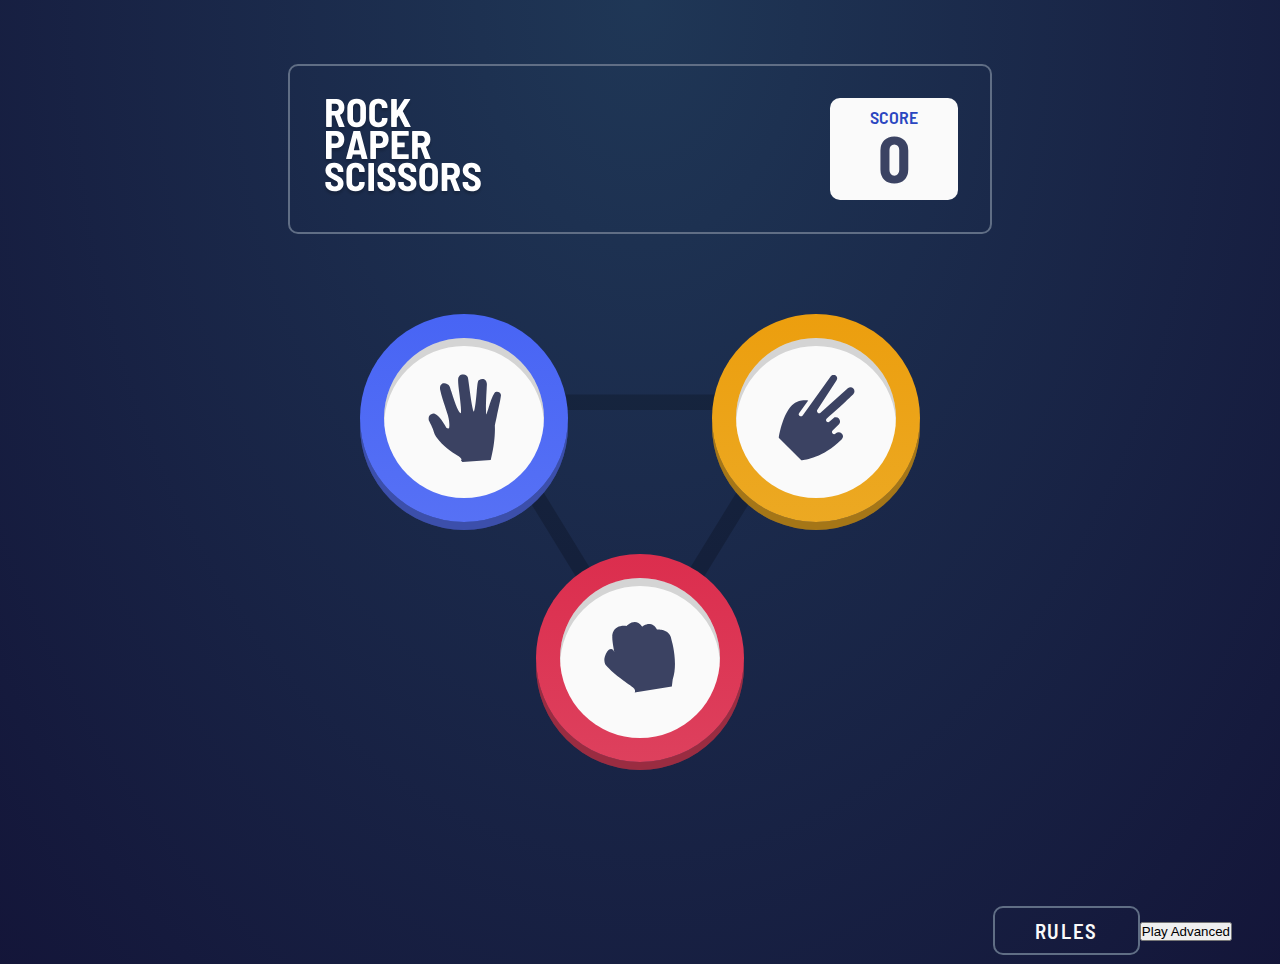
<file: index.html>
<!DOCTYPE html>
<html lang="en">
<head>
    <meta charset="UTF-8">
    <meta name="viewport" content="width=device-width, initial-scale=1.0">
    <link rel="preconnect" href="https://fonts.googleapis.com">
    <link rel="preconnect" href="https://fonts.gstatic.com" crossorigin>
    <link href="https://fonts.googleapis.com/css2?family=Barlow+Semi+Condensed:wght@400;600;700&display=swap" rel="stylesheet">
    <link rel="stylesheet" href="styles.css">
    <script src="game.js" defer></script>
    <title>Rock Paper Scissors</title>
</head>
<body>
    <div class="container">
        <!-- Player Score Section -->
        <main class="scores-header">
            <div class="scores-logo">
                <img src="assets/logo.svg" class="logo" alt="rock paper scissors logo" />
            </div>
            <div class="scores">
                <h6 class="score-heading">SCORE</h6>
                <span id="score-count">0</span>
            </div>
        </main>
    
        <!-- Game Section -->
        <section class="game">
            <button class="choice-btn" data-choice="paper">
                <div class="paper choice">
                    <img src="assets/icon-paper.svg" alt="paper icon" />
                </div>
            </button>
            <button class="choice-btn" data-choice="scissors">
                <div class="scissors choice">
                    <img src="assets/icon-scissors.svg" alt="scissors icon" />
                </div>
            </button>
            <button class="choice-btn" data-choice="rock">
                <div class="rock choice">
                    <img src="assets/icon-rock.svg" alt="rock icon" />
                </div>
            </button>
        </section>
    </div>

    <!-- Game Results Section -->
    <section class="results hidden">
        <h2 class="player-choice">You Picked</h2>
        <h2 class="house-choice">The House Picked</h2>

        <!-- Player's Choice — Any of the buttons above will display here e.g Rock, Paper or Scissors -->
        <div class="result player-choice-result"></div>

        <!-- Winner/Loser/Draw Message & Play Again Button -->
        <div class="winner-or-loser hidden">
            <h3 class="win-lose-text"></h3>
            <button class="new-game-btn">Play Again</button>
        </div>

        <!-- House's/AI/Computer's Choice — Any of the buttons above will display here e.g Rock, Paper or Scissors -->
        <div class="result house-choice-result"></div>
    </section>

    <!-- Rules Button -->
    <section class="rules">
        <button class="rules-btn" tabindex="1">Rules</button>

        <a href="/Rock Paper Scissors Game/Advanced Game/lizard-spock.html" class="lizard-spock">
            <button class="advanced-game-btn" tabindex="2">
                Play Advanced
            </button>
        </a>
    </section>

    <!-- Rules Modal -->
    <div class="modal-container">
        <div class="modal">
            <header class="modal-header">
                <h2 class="modal-heading">
                    Rules
                </h2>
                <button class="close-modal-btn">
                    <img src="assets/icon-close.svg" alt="close modal button" />
                </button>
            </header>

            <div class="modal-content">
                <img src="assets/image-rules.svg" 
                    alt="Rules Image" 
                    class="rules-img" 
                />
            </div>
        </div>
    </div>
    
</body>
</html>
</file>
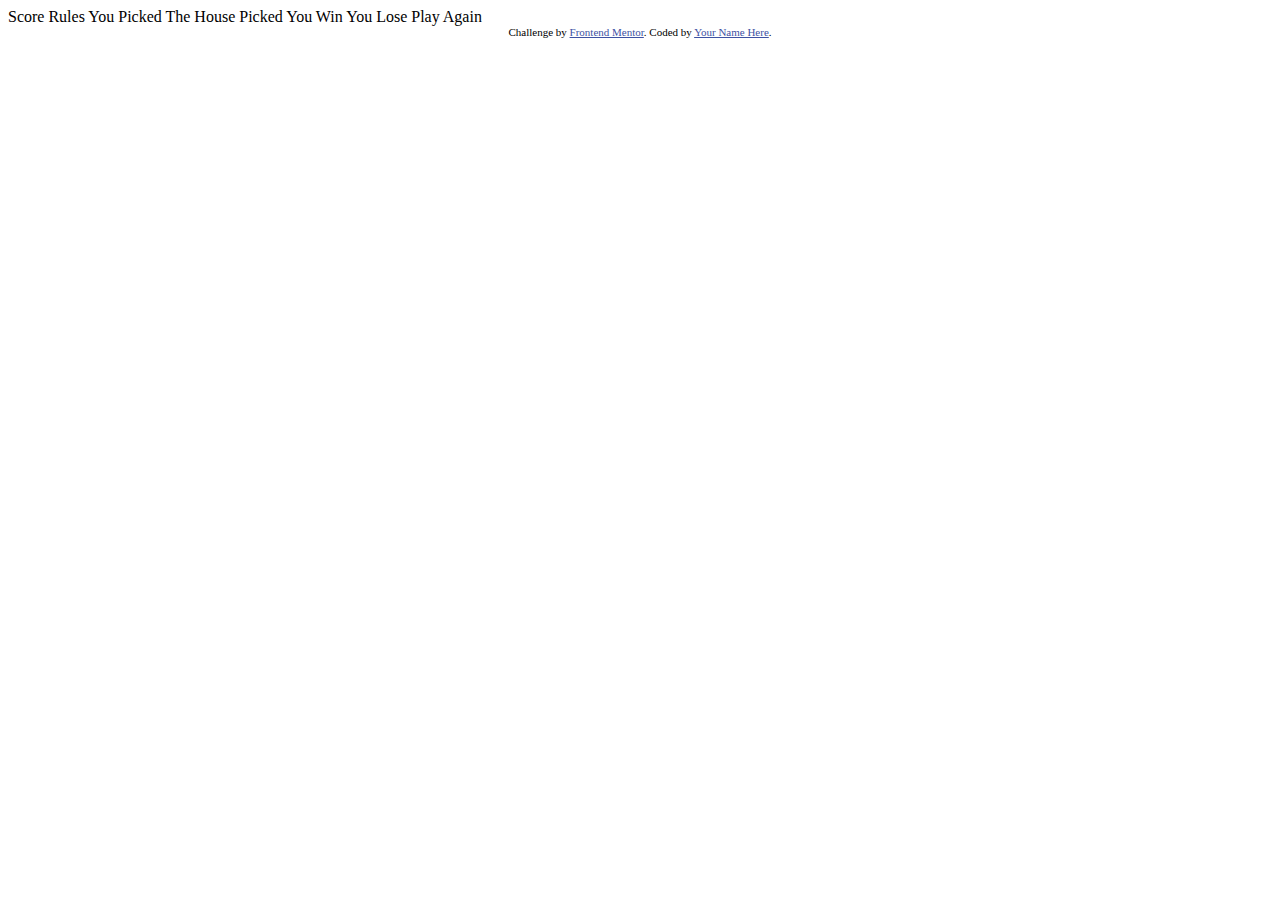
<file: rock-paper-scissors-master/index.html>
<!DOCTYPE html>
<html lang="en">
<head>
  <meta charset="UTF-8">
  <meta name="viewport" content="width=device-width, initial-scale=1.0"> <!-- displays site properly based on user's device -->

  <link rel="icon" type="image/png" sizes="32x32" href="./images/favicon-32x32.png">
  
  <title>Frontend Mentor | Rock, Paper, Scissors</title>

  Score
  Rules

  You Picked
  The House Picked

  You Win
  You Lose

  Play Again

  <!-- Feel free to remove these styles or customise in your own stylesheet 👍 -->
  <style>
    .attribution { font-size: 11px; text-align: center; }
    .attribution a { color: hsl(228, 45%, 44%); }
  </style>
</head>
<body>


  
  <div class="attribution">
    Challenge by <a href="https://www.frontendmentor.io?ref=challenge" target="_blank">Frontend Mentor</a>. 
    Coded by <a href="#">Your Name Here</a>.
  </div>
</body>
</html>
</file>
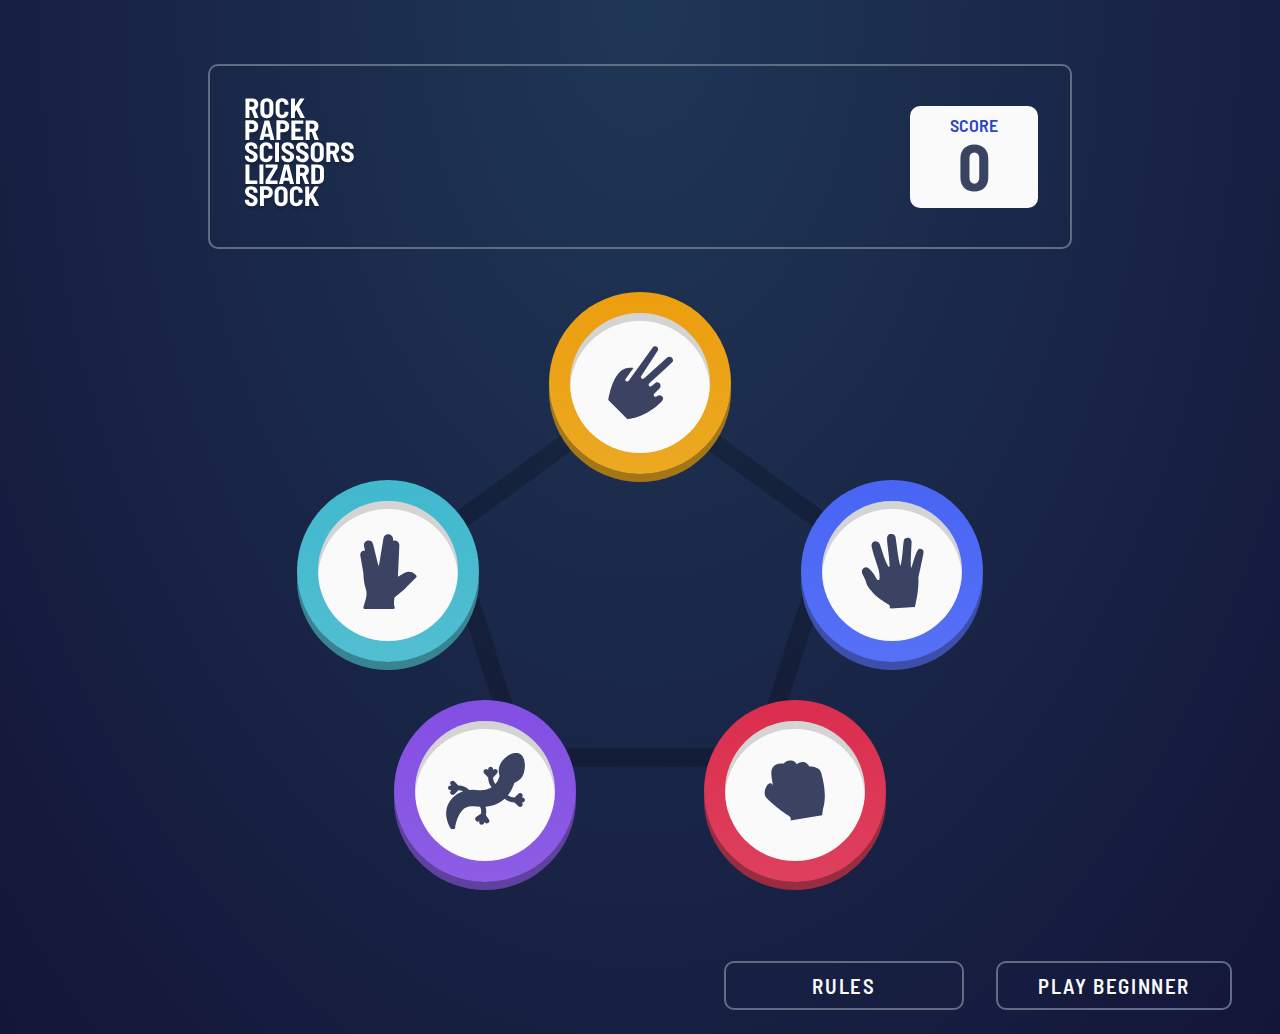
<file: Rock Paper Scissors Lizard Spock Game/lizard-spock.html>
<!DOCTYPE html>
<html lang="en">
<head>
    <meta charset="UTF-8">
    <meta name="viewport" content="width=device-width, initial-scale=1.0">
    <link rel="preconnect" href="https://fonts.googleapis.com">
    <link rel="preconnect" href="https://fonts.gstatic.com" crossorigin>
    <link href="https://fonts.googleapis.com/css2?family=Barlow+Semi+Condensed:wght@400;600;700&display=swap" rel="stylesheet">
    <link rel="stylesheet" href="lizard-spock.css">
    <script src="lizard-spock.js" defer></script>
    <title>Rock Paper Scissors Lizard Spock</title>
</head>
<body>
    <div class="container">
        <!-- Player Score Section -->
        <main class="scores-header">
            <div class="scores-logo">
                <img src="../assets/logo-bonus.svg" class="logo" alt="rock paper scissors lizard spock logo" />
            </div>
            <div class="scores">
                <h6 class="score-heading">SCORE</h6>
                <span id="score-count">0</span>
            </div>
        </main>
    
        <!-- Game Section -->
        <section class="game">

            <button class="choice-btn" data-choice="scissors">
                <div class="scissors choice">
                    <img src="../assets/icon-scissors.svg" alt="scissors icon" />
                </div>
            </button>

            <button class="choice-btn" data-choice="spock">
                <div class="spock choice">
                    <img src="../assets/icon-spock.svg" alt="spock icon" />
                </div>
            </button>

            <button class="choice-btn" data-choice="paper">
                <div class="paper choice">
                    <img src="../assets/icon-paper.svg" alt="paper icon" />
                </div>
            </button>

            <button class="choice-btn" data-choice="lizard">
                <div class="lizard choice">
                    <img src="../assets/icon-lizard.svg" alt="lizard icon" />
                </div>
            </button>
            
            <button class="choice-btn" data-choice="rock">
                <div class="rock choice">
                    <img src="../assets/icon-rock.svg" alt="rock icon" />
                </div>
            </button>
            
        </section>

    </div>

    <!-- Game Results Section -->
    <section class="results hidden">
        <h2 class="player-choice">You Picked</h2>
        <h2 class="house-choice">The House Picked</h2>

        <!-- Player's Choice — Any of the buttons above will display here e.g Rock, Paper or Scissors -->
        <div class="result player-choice-result"></div>

        <!-- Winner/Loser/Draw Message & Play Again Button -->
        <div class="winner-or-loser hidden">
            <h3 class="win-lose-text"></h3>
            <button class="new-game-btn">Play Again</button>
        </div>

        <!-- House's/AI/Computer's Choice — Any of the buttons above will display here e.g Rock, Paper or Scissors -->
        <div class="result house-choice-result"></div>
    </section>

    <!-- Rules Button -->
    <section class="rules">
        <button class="rules-btn" tabindex="1">Rules</button>

        <a href="../index.html" class="beginner">
            <button class="beginner-game-btn" tabindex="2">
                Play Beginner
            </button>
        </a>
    </section>

    <!-- Rules Modal -->
    <div class="modal-container">
        <div class="modal">
            <header class="modal-header">
                <h2 class="modal-heading">
                    Rules
                </h2>
                <button class="close-modal-btn">
                    <img src="../assets/icon-close.svg" alt="close modal button" />
                </button>
            </header>

            <div class="modal-content">
                <img src="../assets/image-rules-bonus.svg" 
                    alt="Rules Image" 
                    class="rules-img" 
                />
            </div>
        </div>
    </div>
    
</body>
</html>
</file>
<file: styles.css>
@import url('https://fonts.googleapis.com/css2?family=Barlow+Semi+Condensed:wght@400;600;700&display=swap');

:root {
    --scissors-gradient-one: hsl(39, 89%, 49%);
    --scissors-gradient-two: hsl(40, 84%, 53%);
    --paper-gradient-one: hsl(230, 89%, 62%);
    --paper-gradient-two: hsl(230, 89%, 65%);
    --rock-gradient-one: hsl(349, 71%, 52%);
    --rock-gradient-two: hsl(349, 70%, 56%);
    --lizard-gradient-one: hsl(261, 73%, 60%);
    --lizard-gradient-two: hsl(261, 72%, 63%);
    --spock-gradient-one: hsl(189, 59%, 53%);
    --spock-gradient-two: hsl(189, 58%, 57%);
    --light-text: #ffffff;
    --dark-text: hsl(229, 25%, 31%);
    --score-text: hsl(229, 64%, 46%);
    --score-background: hsl(0, 0%, 98%);
    --header-outline: hsl(217, 16%, 45%);
    --bg-gradient-one: hsl(214, 47%, 23%);
    --bg-gradient-two: hsl(237, 49%, 15%);
    --shadow-inner: #00000026;
    --shadow-outer: #0000004d;
}

* {
    margin: 0;
    padding: 0;
    box-sizing: border-box;
}

body {
    font-family: 'Barlow Semi Condensed', sans-serif;
    background: radial-gradient(at top, var(--bg-gradient-one), var(--bg-gradient-two)) no-repeat;
    min-height: 100vh;
    text-transform: uppercase;
    color: var(--light-text);
}

.container {
    margin: 0 auto;
    position: relative;
    width: 55%;
    /* max-width: 700px; */ /** commented out to allow for responsive design */
}


/** Score Section */
.scores-header {
    border: 2px solid var(--header-outline);
    border-radius: 10px;
    padding: 32px;
    text-align: center;
    display: flex;
    justify-content: space-between;
    align-items: center;
    margin: 64px 0 32px;
}

.logo {
    height: 100%;
}

.scores {
    background-color: var(--score-background);
    border-radius: 10px;
    padding: 10px 40px;
    max-width: 50%;
    height: 100%;
    display: flex;
    flex-direction: column;
    align-items: center;
    justify-content: center;
    line-height: 1;
}

.score-heading {
    text-align: center;
    color: var(--score-text);
    font-size: 18px;
    font-weight:  600;
}

#score-count {
    text-align: center;
    color: var(--dark-text);
    font-size: 64px;
    font-weight: 700;
}


/** Game Section */
.game {
    position: relative;
    display: grid;
    grid-template-columns: repeat(2, 1fr);
    grid-template-areas: 
        "paper scissors"
        "rock rock"
    ;
    place-items: center;
    height: 480px;
    margin-top: 64px; /* OR padding-top: 64px; */ 
}

.game::before {
    content: '';
    position: absolute;
    width: 100%;
    height: 100%;
    /* background: url('./assets/bg-triangle.svg') no-repeat center center/auto; */
    background: url('./assets/bg-triangle.svg') no-repeat center center/50% 60%; /** OR  50% 50% */
    z-index: -1;
}

.choice-btn {
    cursor: pointer;
    border: none;
    outline: none;
    background: none;
}

.choice {
    position: relative;
    width: 160px;
    height: 160px;
    background-color: var(--score-background);
    border-radius: 50%;
    display: grid;
    place-items: center;
    box-shadow: inset 0 8px var(--shadow-inner);
}

.choice-btn[data-choice="paper"] {
    grid-area: paper;
}
.choice-btn[data-choice="scissors"] {
    grid-area: scissors;
}
.choice-btn[data-choice="rock"] {
    grid-area: rock;
}

.choice img {
    transform: scale(1.5);
}

.choice::before, 
.choice::after {
    content: '';
    position: absolute;
    left: -15%;
    top: -15%;
    width: 130%;
    height: 130%;
    border-radius: 50%;
    z-index: -1;
}

.choice::after {
    opacity: 0;
    transition: opacity .4s ease-in;
}

.choice-btn:focus .choice::after {
    opacity: 1;
    box-shadow: 0 0 0 32px #223351;
    z-index: -2;
}

.paper.choice::before {
    background: linear-gradient(to bottom, var(--paper-gradient-one), var(--paper-gradient-two));
    box-shadow: 0 8px var(--shadow-outer), 0 8px var(--paper-gradient-two);
}

.scissors.choice::before {
    background: linear-gradient(to bottom, var(--scissors-gradient-one), var(--scissors-gradient-two));
    box-shadow: 0 8px var(--shadow-outer), 0 8px var(--scissors-gradient-two);
}

.rock.choice::before {
    background: linear-gradient(to bottom, var(--rock-gradient-one), var(--rock-gradient-two));
    box-shadow: 0 8px var(--shadow-outer), 0 8px var(--rock-gradient-two);
}


/** Results Section */
.results {
    display: grid;
    grid-template-columns: repeat(2, 1fr);
    place-items: center;
    grid-template-areas: 
        "player-picked-title house-picked-title"
        "player-picked house-picked"
    ;
    max-width: 1032px;
    height: 480px;
    margin: 0 auto 80px;
}

.player-choice {
    grid-area: player-picked-title;
}

.house-choice {
    grid-area: house-picked-title;
}

.player-choice, 
.house-choice {
    font-size: 24px;
    letter-spacing: 1.6px;
}

.player-choice-result {
    grid-area: player-picked;
}

.house-choice-result {
    grid-area: house-picked;
}

.player-choice-result, .house-choice-result {
    min-width: 160px;
    min-height: 160px;
    background: #16213d;
    border-radius: 50%;
    transform: scale(1.4);
    z-index: -1;
}


/** Results Section — Win/Lose Message & Play Again Button */
.winner-or-loser {
    grid-area: winner-or-loser;
    display: grid;
    place-items: center;
}

.win-lose-text {
    font-size: 56px;
    padding-bottom: 24px;
}

.new-game-btn {
    background: var(--light-text);
    font-family: inherit;
    text-transform: inherit;
    padding: 16px 64px;
    /* border: none; */
    border: 2px solid transparent;
    outline: none;
    cursor: pointer;
    border-radius: 10px;
    color: var(--dark-text);
    letter-spacing: 1.6px;
    font-weight: 600;
    font-size: 20.8px;
}

.new-game-btn:hover {
    color: var(--rock-gradient-one);
}

.new-game-btn:focus {
    border: 2px solid var(--header-outline);
}


/** Results Section — Display Results,Winner/Loser & Play Again Button */
/** Putting the class directly after the results class without a space between them applies the styles directly to it and not as a separate style class */
.results.show-winner-or-loser { 
    grid-template-columns: repeat(3, 1fr);
    grid-template-areas: 
        "player-picked-title . house-picked-title"
        "player-picked winner-or-loser house-picked"
    ;
}

.winner .choice::after {
    /* box-shadow: 0 0 0 40px #ffffff64, 0 0 0 80px #ffffff32, 0 0 0 120px #ffffff16; */
    /* opacity: 1; */ /** commented out to use an animation for smoother entrance */
    
    box-shadow: 0 0 0 48px #ffffff64, 0 0 0 96px #ffffff32, 0 0 0 144px #ffffff16;
    z-index: -2;
    animation: winner 1s ease-in forwards;
}

@keyframes winner {
    from {
        opacity: 0;
    }
    to {
        opacity: 1;
    }
}


/** Rules Button Section */
.rules {
    display: flex;
    justify-content: flex-end;
    align-items: center;
    margin: 128px 48px 24px 0;
}

.rules-btn {
    background: transparent;
    outline: none;
    cursor: pointer;
    text-transform: uppercase; /* or text-transform: inherit; */
    font-family: inherit;
    font-size: 20.8px;
    font-weight: 600;
    letter-spacing: 1.6px;
    color: var(--score-background);
    border: 2px solid var(--header-outline);
    padding: 10px 40px;
    border-radius: 10px;
}

.rules-btn:focus {
    border: 2px solid var(--score-background);
}


/** Rules Modal */
.modal-container {
    position: fixed; /* or absolute — element does have a parent hence it uses 'body' which achieves the same effect */
    top: 0;
    left: 0;
    width: 100%;
    height: 100%;
    display: grid;
    place-items: center;
    background: var(--shadow-outer);
    opacity: 0;
    transition: opacity .4s ease-in-out;
    pointer-events: none;
}

.modal {
    background: var(--score-background);
    border-radius: 10px;
}

.modal-header {
    display: flex;
    justify-content: space-between;
    width: 100%;
    padding: 32px 32px 16px;
}

.modal-heading {
    font-size: 24px;
    font-weight: 600;
    color: var(--dark-text);
}

.close-modal-btn {
    background: transparent;
    border: none;
    outline: none;
    cursor: pointer;
}

.rules-img {
    padding: 32px 64px;
}


/** Display Utilities */
.show-modal {
    opacity: 1;
    pointer-events: initial;
}

/*! Alternative method to be added/removed with JS */
/* .hide-modal {
    opacity: 0;
    pointer-events: none;
} */

.hidden {
    display: none;
}


/** Media Queries */

@media screen and (max-width: 1024px) {
    .container {
        width: 72%;
        max-width: 800px;
    }
    .results {
        width: 90%;
    }
    .player-choice-result, .house-choice-result {
        transform: scale(1.16);
    }
}

@media screen and (max-width: 850px) {
    .container { 
        width: 90%;
    }
    .results {
        margin: 0 auto;
    }
    .player-choice-result, .house-choice-result {
        transform: scale(1.1);
    }
    .win-lose-text {
        font-size: 36px;
    }
    .new-game-btn {
        padding: 16px 48px;
        font-size: 16px;
    }
}

@media screen and (max-width: 480px) {
    .scores-header {
        margin: 16px 0 0;
        padding: 16px;
    }
    .logo {
        height: 80px;
        width: 132px;
    }
    .game::before {
        /* background: url(./assets/bg-triangle.svg) no-repeat center center / 60% 50%; */
        background: url(./assets/bg-triangle.svg) no-repeat center center / auto;
    }
    .choice {
        width: 128px;
        height: 128px;
    }
    .choice img {
        transform: scale(1.2);
    }
    .results {
        width: 100%;
        height: 100%;
        gap: 24px 0;
        place-content: center;
        margin-top: 128px;
    }
    .results.show-winner-or-loser {
        grid-template-columns: repeat(2, 1fr);
        grid-template-areas: 
            "player-picked house-picked"
            "player-picked-title house-picked-title"
            "winner-or-loser winner-or-loser"
        ;
    }
    .player-choice, .house-choice {
        font-size: 20px;
    }
    .player-choice-result, .house-choice-result {
        transform: scale(0.84);
        min-width: 128px;
        min-height: 128px;
    }
    .winner-or-loser {
        margin-top: 48px;
    }
    .win-lose-text {
        font-size: 56px;
        padding-bottom: 12px;
    }
    .new-game-btn {
        padding: 16px 64px;
        font-size: 20.8px;
    }
    .winner .choice::after {
        box-shadow: 0 0 0 48px #ffffff08, 0 0 0 96px #ffffff08, 0 0 0 144px #ffffff08;
    }
    .rules {
        margin: 24px 48px;
        justify-content: center;
    }
        .game, .winner-or-loser {
        margin-bottom: 36px;
    }
}

@media screen and (max-width: 428px) {
    .modal {
        width: 90%;
    }
    .modal-container {
        place-content: center;
    }
    .modal-content {
        display: flex;
        flex-direction: column;
        align-items: center;
    }
}

@media screen and (max-width: 414px) {
    .results {
        margin-top: 96px;
    }
}

@media screen and (max-width: 393px) {
    .game {
        place-content: space-evenly;
    }
    .choice {
        width: 118px;
        height: 118px;
    }
    .player-choice-result, .house-choice-result {
        min-width: 118px;
        min-height: 118px;
    }
    .modal {
        width: 96%;
    }
    .rules-img {
        padding: 32px;
    }
}

@media screen and (max-width: 390px) { 
    .container {
        width: 96%;
    }
    .choice {
        width: 116px;
        height: 116px;
    }
    .choice img {
        transform: scale(1);
    }
    .player-choice-result, .house-choice-result {
        min-width: 116px;
        min-height: 116px;
    }
}

@media screen and (max-width: 360px) {
    .results { 
        margin-top: 80px;
    }
    .player-choice, .house-choice {
        font-size: 16px;
    }
    .win-lose-text {
        padding-bottom: 10px;
    }
    .rules-img {
        padding: 24px;
        width: 96%;
    }
}

@media screen and (max-width: 320px) {
    .game::before {
        background: url(./assets/bg-triangle.svg) no-repeat center center / 90% 50%;
    }
    .choice {
        width: 108px;
        height: 108px;
    }
    .player-choice-result, .house-choice-result {
        min-width: 108px;
        min-height: 108px;
    }
}
</file>
<file: Rock Paper Scissors Lizard Spock Game/lizard-spock.css>
@import url('https://fonts.googleapis.com/css2?family=Barlow+Semi+Condensed:wght@400;600;700&display=swap');

:root {
    --scissors-gradient-one: hsl(39, 89%, 49%);
    --scissors-gradient-two: hsl(40, 84%, 53%);
    --paper-gradient-one: hsl(230, 89%, 62%);
    --paper-gradient-two: hsl(230, 89%, 65%);
    --rock-gradient-one: hsl(349, 71%, 52%);
    --rock-gradient-two: hsl(349, 70%, 56%);
    --lizard-gradient-one: hsl(261, 73%, 60%);
    --lizard-gradient-two: hsl(261, 72%, 63%);
    --spock-gradient-one: hsl(189, 59%, 53%);
    --spock-gradient-two: hsl(189, 58%, 57%);
    --light-text: #ffffff;
    --dark-text: hsl(229, 25%, 31%);
    --score-text: hsl(229, 64%, 46%);
    --score-background: hsl(0, 0%, 98%);
    --header-outline: hsl(217, 16%, 45%);
    --bg-gradient-one: hsl(214, 47%, 23%);
    --bg-gradient-two: hsl(237, 49%, 15%);
    --shadow-inner: #00000026;
    --shadow-outer: #0000004d;
}

* {
    margin: 0;
    padding: 0;
    box-sizing: border-box;
}

body {
    font-family: 'Barlow Semi Condensed', sans-serif;
    background: radial-gradient(at top, var(--bg-gradient-one), var(--bg-gradient-two)) no-repeat;
    min-height: 100vh;
    text-transform: uppercase;
    color: var(--light-text);
}

.container {
    margin: 0 auto;
    position: relative;
    width: 55%;
    /* max-width: 700px; */ /** commented out to allow for responsive design */
}


/** Score Section */
.scores-header {
    border: 2px solid var(--header-outline);
    border-radius: 10px;
    padding: 32px;
    text-align: center;
    display: flex;
    justify-content: space-between;
    align-items: center;
    margin: 32px 0 32px;
}

.logo {
    height: 100%;
}

.scores {
    background-color: var(--score-background);
    border-radius: 10px;
    padding: 10px 40px;
    max-width: 50%;
    height: 100%;
    display: flex;
    flex-direction: column;
    align-items: center;
    justify-content: center;
    line-height: 1;
}

.score-heading {
    text-align: center;
    color: var(--score-text);
    font-size: 18px;
    font-weight:  600;
}

#score-count {
    text-align: center;
    color: var(--dark-text);
    font-size: 64px;
    font-weight: 700;
}


/** Game Section */
.game {
    position: relative;
    display: grid;
    grid-template-columns: repeat(3, 1fr);
    grid-template-rows: repeat(3, 1fr);
    grid-template-areas: 
        ". scissors ."
        "spock . paper"
        "lizard . rock"
    ;
    place-items: center;
    height: 520px;
    margin-top: 64px; /* OR padding-top: 48px; */ 
}

.game::before {
    content: '';
    position: absolute;
    width: 100%;
    height: 150%;
    background: url('../assets/bg-pentagon.svg') no-repeat center center/ auto 50%;
    /* background: url('../assets/bg-pentagon.svg') no-repeat center center/50% 60%; * OR  50% 50% */
    /* background: url('../assets/bg-pentagon.svg') no-repeat center center; * OR  50% 50% */
    z-index: -1;
}

.choice-btn {
    cursor: pointer;
    border: none;
    outline: none;
    background: none;
}

.choice {
    position: relative;
    width: 140px;
    height: 140px;
    background-color: var(--score-background);
    border-radius: 50%;
    display: grid;
    place-items: center;
    box-shadow: inset 0 8px var(--shadow-inner);
}

.choice-btn[data-choice="paper"] {
    grid-area: paper;
    margin: 0 96px 48px 0;

}
.choice-btn[data-choice="scissors"] {
    grid-area: scissors;
    margin-bottom: 48px;
}
.choice-btn[data-choice="rock"] {
    grid-area: rock;
    position: absolute;
    right: 80%;
    top: 32px;
}

.choice-btn[data-choice="lizard"] {
    grid-area: lizard;
    position: absolute;
    left: 80%;
    top: 32px;
}
.choice-btn[data-choice="spock"] {
    grid-area: spock;
    margin: 0 0 48px 96px;
}

.choice img {
    transform: scale(1.28);
}

.choice::before, 
.choice::after {
    content: '';
    position: absolute;
    left: -15%;
    top: -15%;
    width: 130%;
    height: 130%;
    border-radius: 50%;
    z-index: -1;
}

.choice::after {
    opacity: 0;
    transition: opacity .4s ease-in;
}

.choice-btn:focus .choice::after {
    opacity: 1;
    box-shadow: 0 0 0 32px #223351;
    z-index: -2;
}

.paper.choice::before {
    background: linear-gradient(to bottom, var(--paper-gradient-one), var(--paper-gradient-two));
    box-shadow: 0 8px var(--shadow-outer), 0 8px var(--paper-gradient-two);
}

.scissors.choice::before {
    background: linear-gradient(to bottom, var(--scissors-gradient-one), var(--scissors-gradient-two));
    box-shadow: 0 8px var(--shadow-outer), 0 8px var(--scissors-gradient-two);
}

.rock.choice::before {
    background: linear-gradient(to bottom, var(--rock-gradient-one), var(--rock-gradient-two));
    box-shadow: 0 8px var(--shadow-outer), 0 8px var(--rock-gradient-two);
}

.lizard.choice::before {
    background: linear-gradient(to bottom, var(--lizard-gradient-one), var(--lizard-gradient-two));
    box-shadow: 0 8px var(--shadow-outer), 0 8px var(--lizard-gradient-two);
}

.spock.choice::before {
    background: linear-gradient(to bottom, var(--spock-gradient-one), var(--spock-gradient-two));
    box-shadow: 0 8px var(--shadow-outer), 0 8px var(--spock-gradient-two);
}


/** Results Section */
.results {
    display: grid;
    grid-template-columns: repeat(2, 1fr);
    place-items: center;
    grid-template-areas: 
        "player-picked-title house-picked-title"
        "player-picked house-picked"
    ;
    max-width: 1032px;
    height: 480px;
    margin: 0 auto 80px;
}

.player-choice {
    grid-area: player-picked-title;
}

.house-choice {
    grid-area: house-picked-title;
}

.player-choice, 
.house-choice {
    font-size: 24px;
    letter-spacing: 1.6px;
}

.player-choice-result {
    grid-area: player-picked;
}

.house-choice-result {
    grid-area: house-picked;
}

.player-choice-result, .house-choice-result {
    min-width: 160px;
    min-height: 160px;
    background: #16213d;
    border-radius: 50%;
    transform: scale(1.4);
    z-index: -1;
}


/** Results Section — Win/Lose Message & Play Again Button */
.winner-or-loser {
    grid-area: winner-or-loser;
    display: grid;
    place-items: center;
}

.win-lose-text {
    font-size: 56px;
    padding-bottom: 24px;
}

.new-game-btn {
    background: var(--light-text);
    font-family: inherit;
    text-transform: inherit;
    padding: 16px 64px;
    /* border: none; */
    border: 2px solid transparent;
    outline: none;
    cursor: pointer;
    border-radius: 10px;
    color: var(--dark-text);
    letter-spacing: 1.6px;
    font-weight: 600;
    font-size: 20.8px;
}

.new-game-btn:hover {
    color: var(--rock-gradient-one);
}

.new-game-btn:focus {
    border: 2px solid var(--header-outline);
}


/** Results Section — Display Results,Winner/Loser & Play Again Button */
/** Putting the class directly after the results class without a space between them applies the styles directly to it and not as a separate style class */
.results.show-winner-or-loser { 
    grid-template-columns: repeat(3, 1fr);
    grid-template-areas: 
        "player-picked-title . house-picked-title"
        "player-picked winner-or-loser house-picked"
    ;
}

.winner .choice::after {
    /* box-shadow: 0 0 0 40px #ffffff64, 0 0 0 80px #ffffff32, 0 0 0 120px #ffffff16; */
    /* opacity: 1; */ /** commented out to use an animation for smoother entrance */
    
    box-shadow: 0 0 0 48px #ffffff64, 0 0 0 96px #ffffff32, 0 0 0 144px #ffffff16;
    z-index: -2;
    animation: winner 1s ease-in forwards;
}

@keyframes winner {
    from {
        opacity: 0;
    }
    to {
        opacity: 1;
    }
}


/** Rules Button Section */
.rules {
    display: flex;
    justify-content: flex-end;
    align-items: center;
    column-gap:  32px;
    margin: 128px 48px 24px 0;
}

.rules-btn {
    width: 240.48px; /** 240.48px is the width of the advance game button, so that it looks consistent */
}

.rules-btn, .beginner-game-btn {
    background: transparent;
    outline: none;
    cursor: pointer;
    text-transform: uppercase; /* or text-transform: inherit; */
    font-family: inherit;
    font-size: 20.8px;
    font-weight: 600;
    letter-spacing: 1.6px;
    color: var(--score-background);
    border: 2px solid var(--header-outline);
    padding: 10px 40px;
    border-radius: 10px;
    text-align: center;
}

.rules-btn:focus, .beginner-game-btn:focus {
    border: 2px solid var(--score-background);
}


/** Rules Modal */
.modal-container {
    position: fixed; /* or absolute — element does have a parent hence it uses 'body' which achieves the same effect */
    top: 0;
    left: 0;
    width: 100%;
    height: 100%;
    display: grid;
    place-items: center;
    background: var(--shadow-outer);
    opacity: 0;
    transition: opacity .4s ease-in-out;
    pointer-events: none;
}

.modal {
    background: var(--score-background);
    border-radius: 10px;
}

.modal-header {
    display: flex;
    justify-content: space-between;
    width: 100%;
    padding: 32px 32px 16px;
}

.modal-heading {
    font-size: 24px;
    font-weight: 600;
    color: var(--dark-text);
}

.close-modal-btn {
    background: transparent;
    border: none;
    outline: none;
    cursor: pointer;
}

.rules-img {
    padding: 32px 64px;
}


/** Display Utilities */
.show-modal {
    opacity: 1;
    pointer-events: initial;
}

/*! Alternative method to be added/removed with JS */
/* .hide-modal {
    opacity: 0;
    pointer-events: none;
} */

.hidden {
    display: none;
}


/** Media Queries */
@media (max-width: 1544px) {
    .scores-header {
        margin: 64px 0 32px;
    }
    .game {
        margin-top: 64px;
    }
    .choice-btn[data-choice="paper"] {
        margin: 0 72px 48px 0;

    }
    .choice-btn[data-choice="scissors"] {
        margin-bottom: 48px;
    }
    .choice-btn[data-choice="rock"] {
        position: absolute;
        right: 72%;
        top: 32px;
    }

    .choice-btn[data-choice="lizard"] {
        position: absolute;
        left: 72%;
        top: 32px;
    }
    .choice-btn[data-choice="spock"] {
        margin: 0 0 48px 72px;
    }
}

@media screen and (max-width: 1330px) {
    .container {
        width: 72%;
        max-width: 864px;
    }
    /* .results {
        width: 90%;
    }
    .player-choice-result, .house-choice-result {
        transform: scale(1.2);
    } */
}

@media screen and (max-width: 1024px) {
    .container {
        width: 86%;
        max-width: 872px;
    }
    .results {
        width: 90%;
    }
    .player-choice-result, .house-choice-result {
        transform: scale(1.16);
    }
}

@media screen and (max-width: 850px) {
    .container { 
        width: 90%;
    }
    .choice-btn[data-choice="paper"] {
        margin: 0 48px 48px 0;
    }
    .choice-btn[data-choice="scissors"] {
        margin-bottom: 48px;
    }
    .choice-btn[data-choice="rock"] {
        right: 60%;
    }
    .choice-btn[data-choice="lizard"] {
        left: 60%;
    }
    .choice-btn[data-choice="spock"] {
        margin: 0 0 48px 48px;
    }
    .results {
        margin: 0 auto;
    }
    .player-choice-result, .house-choice-result {
        transform: scale(1.1);
    }
    .win-lose-text {
        font-size: 36px;
    }
    .new-game-btn {
        padding: 16px 48px;
        font-size: 16px;
    }
    .rules {
        justify-content: center;
        margin: 128px 0 24px 0;
    }
}

@media screen and (max-width: 720px) {
    .choice {
        width: 132px;
        height: 132px;
    }
    .choice-btn[data-choice="paper"] {
        margin: 0 0px 48px 0;
    }
    .choice-btn[data-choice="spock"] {
        margin: 0 0 48px 0px;
    }
}

@media screen and (max-width: 580px) {
    .choice {
        width: 128px;
        height: 128px;
    }
    .choice-btn[data-choice="scissors"] {
        margin-bottom: 24px;
    }
    .choice-btn[data-choice="rock"] {
        right: 40%;
    }
    .choice-btn[data-choice="lizard"] {
        left: 40%;
    }
}

@media screen and (max-width: 510px) {
    .rules {
        flex-direction: column;
        gap: 32px 0;
    }
}

@media screen and (max-width: 480px) {
    .container {
        width: 96%;
    }
    .scores-header {
        margin: 16px 0 0;
        padding: 16px;
    }
    .logo {
        height: 96px;
    }
    .game::before {
        width: 280px;
        height: 640px;
        background: url(../assets/bg-pentagon.svg) no-repeat center center / auto 50%;
    }
    .choice {
        width: 100px;
        height: 100px;
    }
    .choice img {
        transform: scale(1);
    }
    .choice-btn[data-choice="scissors"] {
        margin-bottom: 0;
    }
    .choice-btn[data-choice="rock"] {
        right: 60%;
    }
    .choice-btn[data-choice="lizard"] {
        left: 60%;
    }
    .results {
        width: 100%;
        height: 100%;
        gap: 24px 0;
        place-content: center;
        margin-top: 128px;
    }
    .results.show-winner-or-loser {
        grid-template-columns: repeat(2, 1fr);
        grid-template-areas: 
            "player-picked house-picked"
            "player-picked-title house-picked-title"
            "winner-or-loser winner-or-loser"
        ;
    }
    .player-choice, .house-choice {
        font-size: 20px;
    }
    .player-choice-result, .house-choice-result {
        transform: scale(0.84);
        min-width: 128px;
        min-height: 128px;
    }
    .winner-or-loser {
        margin-top: 48px;
    }
    .win-lose-text {
        font-size: 56px;
        padding-bottom: 12px;
    }
    .new-game-btn {
        padding: 16px 64px;
        font-size: 20.8px;
    }
    .winner .choice::after {
        box-shadow: 0 0 0 48px #ffffff16, 0 0 0 96px #ffffff12, 0 0 0 144px #ffffff08;
    }
    .rules {
        margin: 24px 48px;
    }
    .game, .winner-or-loser {
        margin-bottom: 36px;
    }
}

@media screen and (max-width: 428px) {
    .modal {
        width: 90%;
    }
    .modal-container {
        place-content: center;
    }
    .modal-content {
        display: flex;
        flex-direction: column;
        align-items: center;
    }
}

@media screen and (min-width: 412px) and (max-width: 430px) { 
    .rules-img {
        padding: 32px 40px;
    }
}

@media screen and (max-width: 414px) {
    .results {
        margin-top: 96px;
    }
    .choice-btn[data-choice="rock"] {
        right: 45%;
    }
    .choice-btn[data-choice="lizard"] {
        left: 45%;
    }
}

@media screen and (max-width: 393px) {
    .game {
        place-content: space-evenly;
    }
    .game::before {
        width: 100%;
        height: 100%;
        background: url(../assets/bg-pentagon.svg) no-repeat center center / auto 55%;
    }
    .choice {
        width: 96px;
        height: 96px;
    }
    .choice img {
        transform: scale(0.72);
    }
    .player-choice-result, .house-choice-result {
        min-width: 118px;
        min-height: 118px;
    }
    .modal {
        width: 96%;
    }
    .rules-img {
        padding: 32px 20px;
        transform: scale(0.9);
    }
}

@media screen and (max-width: 390px) { 
    .container {
        width: 96%;
    }
    .player-choice-result, .house-choice-result {
        min-width: 116px;
        min-height: 116px;
    }
}

@media screen and (max-width: 360px) {
    .choice-btn[data-choice="rock"] {
        right: 36%;
    }
    .choice-btn[data-choice="lizard"] {
        left: 36%;
    }
    .results { 
        margin-top: 80px;
    }
    .player-choice, .house-choice {
        font-size: 16px;
    }
    .win-lose-text {
        padding-bottom: 10px;
    }
    .rules-img {
        padding: 24px;
        width: 96%;
    }
}

@media screen and (max-width: 332px) {
    .rules {
        margin: 24px 40px;
    }
}

@media screen and (max-width: 320px) {
    .container {
        width: 90%;
    }
    .choice {
        width: 84px;
        height: 84px;
    }
    .choice-btn[data-choice="spock"] {
        position: absolute;
        left: 0;
    }
    .choice-btn[data-choice="paper"] { 
        position: absolute;
        right: 0;
    }
    .choice-btn[data-choice="rock"] {
        right: 30%;
        top: 16px;
    }
    .choice-btn[data-choice="lizard"] {
        left: 30%;
        top: 16px;
    }
    .player-choice-result, .house-choice-result {
        min-width: 108px;
        min-height: 108px;
    }
    .rules {
        margin: 24px 32px;
    }
}

/** The height of the smallest device becomes its width in landscape orientation */
@media only screen and (min-width: 568px) and (max-width: 850px) and (orientation: landscape) { 
    .rules {
        justify-content: center;
        margin: 128px 0;
    }

}
</file>
